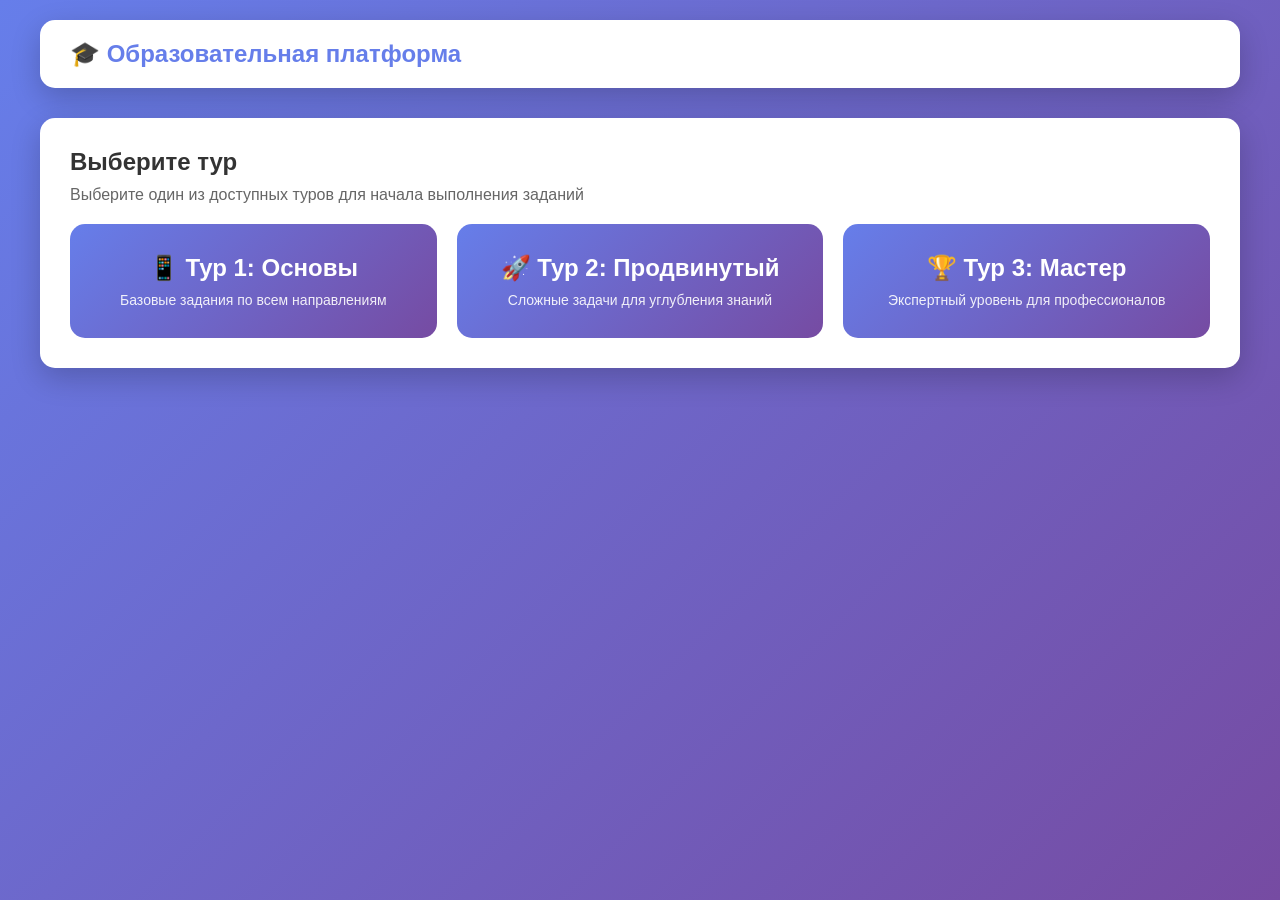
<file: index.html>
<!DOCTYPE html>
<html lang="ru">
    <head>
        <meta charset="UTF-8">
        <meta name="viewport" content="width=device-width, initial-scale=1.0">
        <title>Платформа заданий</title>
        <link rel="stylesheet" href="style.css">
        <script src="script.js" defer></script>
    </head>
    <body>
        <div class="container">
            <div id="page-tours" class="page">
                <div class="header">
                    <h1>🎓 Образовательная платформа</h1>
                </div>

                <div class="card">
                    <h2 style="margin-bottom: 10px; color: #333;">Выберите
                        тур</h2>
                    <p style="color: #666; margin-bottom: 20px;">Выберите один
                        из доступных туров для начала выполнения заданий</p>

                    <div class="tours-grid">
                        <div class="tour-card" onclick="selectTour('tour1')">
                            <h3>📱 Тур 1: Основы</h3>
                            <p>Базовые задания по всем направлениям</p>
                        </div>
                        <div class="tour-card" onclick="selectTour('tour2')">
                            <h3>🚀 Тур 2: Продвинутый</h3>
                            <p>Сложные задачи для углубления знаний</p>
                        </div>
                        <div class="tour-card" onclick="selectTour('tour3')">
                            <h3>🏆 Тур 3: Мастер</h3>
                            <p>Экспертный уровень для профессионалов</p>
                        </div>
                    </div>
                </div>
            </div>

            <div id="page-tasks" class="page" style="display: none;">
                <div class="header">
                    <h1>📋 Выбор заданий</h1>
                    <button class="back-btn" onclick="showPage('tours')">← Назад
                        к турам</button>
                </div>

                <div class="card">
                    <h2 style="margin-bottom: 20px; color: #333;"><span
                            id="current-tour">1</span></h2>

                    <table class="tasks-table">
                        <thead>
                            <tr>
                                <th>Тема</th>
                                <th>Задание</th>
                                <th>Баллы</th>
                                <th>Тип</th>
                            </tr>
                        </thead>
                        <tbody id="tasks-tbody">
                        </tbody>
                    </table>
                </div>
            </div>

            <div id="page-task" class="page" style="display: none;">
                <div class="header">
                    <h1>📝 Задание</h1>
                    <button class="back-btn" onclick="showPage('tasks')">← Назад
                        к таблице</button>
                </div>

                <div class="card" id="task-content">
                </div>
            </div>
        </div>
    </body>
</html>
</file>
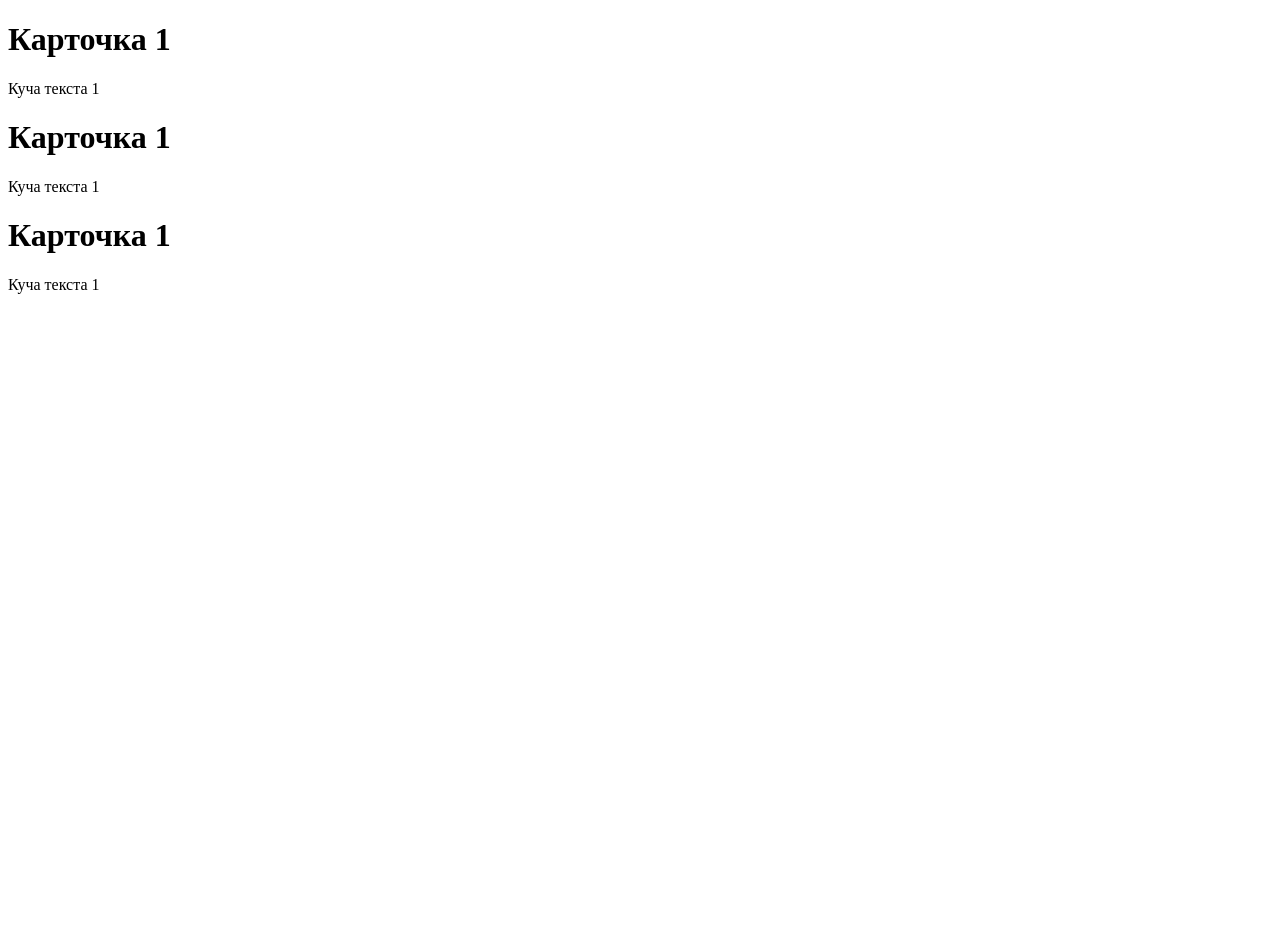
<file: files/web-task-2.html>
<!DOCTYPE html>
<html lang="en">
    <head>
        <title>Сайтик</title>
        <style>
            body {
                min-height: 100vh;
            }

            flex-container {
                display: flex;
                justify-content: space-between
                align-items: center;
            }

            container {
                width: 90vw;
                magin: auto;
            }

            card {
                pading: 20vh 6vw;
                color: aqua
                border-radius: 50px
                flex-direction: column;
            }
        </style>
    </head>

    <body class="flex-container">
        <div class="container flex-container">
            <div class="card flex-container">
                <h1>Карточка 1</h1>
                <p>Куча текста 1</p>
            </div>

            <div class="card flex-container">
                <h1>Карточка 1</h1>
                <p>Куча текста 1</p>
            </div>

            <div class="card flex-container">
                <h1>Карточка 1</h1>
                <p>Куча текста 1</p>
            </div>
        </div>
    </body>
</html>
</file>
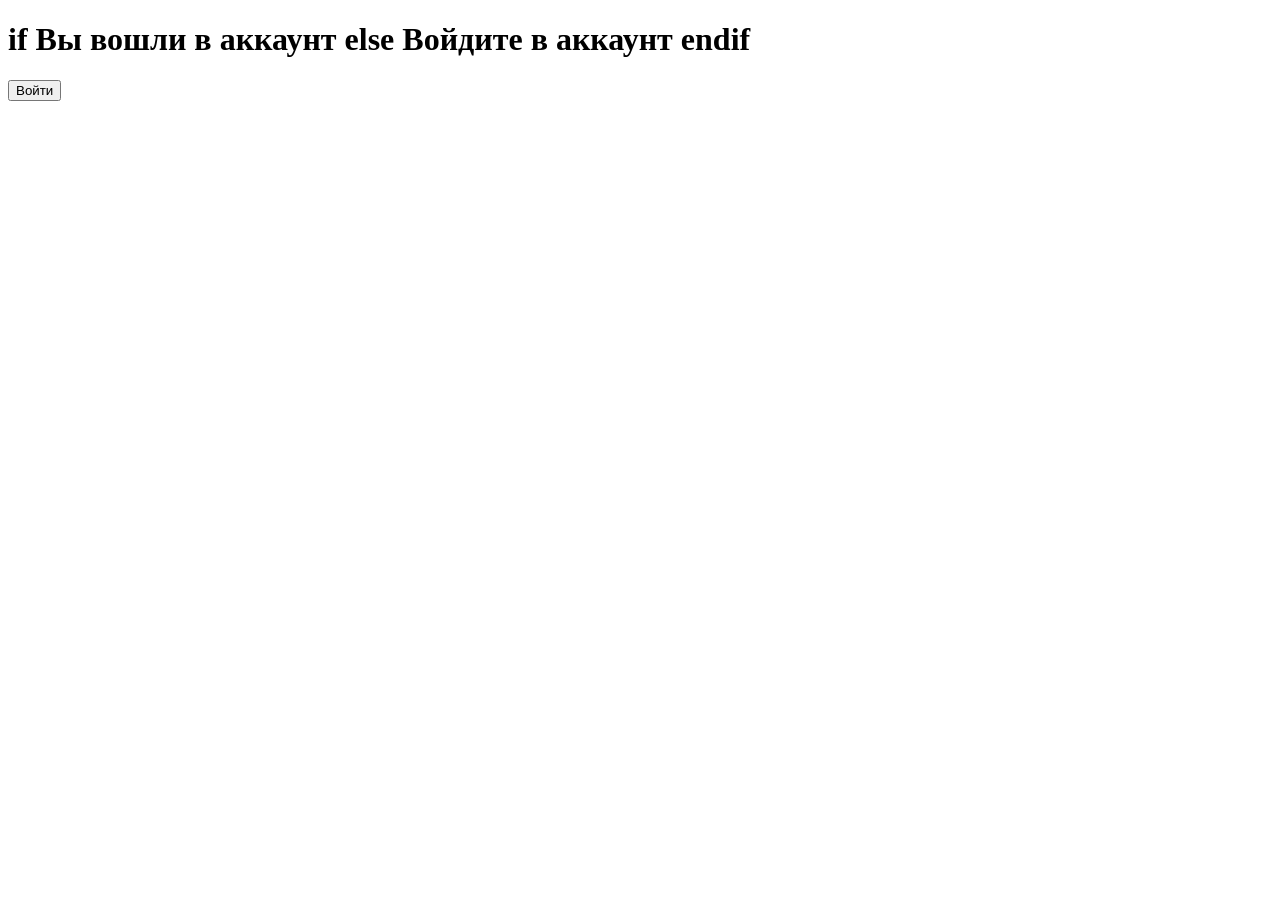
<file: files/web-task-3.html>
<!DOCTYPE html>
<html lang="ru">

<head>
    <title>Сайтик</title>
</head>

<body>
    <div>
        <h1>
            if
                Вы вошли в аккаунт
            else
                Войдите в аккаунт
            endif
        </h1>
        <form action="/" method="post">
            <input type="submit" value="Войти">
        </form>
    </div>
</body>

</html>
</file>
<file: style.css>
* {
    margin: 0;
    padding: 0;
    box-sizing: border-box;
}

body {
    font-family: -apple-system, BlinkMacSystemFont, 'Segoe UI', Roboto, Oxygen, Ubuntu, Cantarell, sans-serif;
    background: linear-gradient(135deg, #667eea 0%, #764ba2 100%);
    min-height: 100vh;
    padding: 20px;
}

.container {
    max-width: 1200px;
    margin: 0 auto;
}

.header {
    background: white;
    padding: 20px 30px;
    border-radius: 15px;
    margin-bottom: 30px;
    box-shadow: 0 10px 30px rgba(0, 0, 0, 0.2);
    display: flex;
    justify-content: space-between;
    align-items: center;
}

.header h1 {
    color: #667eea;
    font-size: 24px;
}

.back-btn {
    background: #667eea;
    color: white;
    border: none;
    padding: 10px 20px;
    border-radius: 8px;
    cursor: pointer;
    font-size: 14px;
    transition: all 0.3s;
}

.back-btn:hover {
    background: #5568d3;
    transform: translateY(-2px);
}

.card {
    background: white;
    border-radius: 15px;
    padding: 30px;
    margin-bottom: 20px;
    box-shadow: 0 10px 30px rgba(0, 0, 0, 0.2);
}

.tours-grid {
    display: grid;
    grid-template-columns: repeat(auto-fit, minmax(300px, 1fr));
    gap: 20px;
    margin-top: 20px;
}

.tour-card {
    background: linear-gradient(135deg, #667eea 0%, #764ba2 100%);
    color: white;
    padding: 30px;
    border-radius: 15px;
    cursor: pointer;
    transition: all 0.3s;
    text-align: center;
}

.tour-card:hover {
    transform: translateY(-5px);
    box-shadow: 0 15px 40px rgba(0, 0, 0, 0.3);
}

.tour-card h3 {
    font-size: 24px;
    margin-bottom: 10px;
}

.tour-card p {
    opacity: 0.9;
    font-size: 14px;
}

/* Table Styles */
.tasks-table {
    width: 100%;
    border-collapse: collapse;
    margin-top: 20px;
}

.tasks-table th {
    background: #667eea;
    color: white;
    padding: 15px;
    text-align: left;
    font-weight: 600;
}

.tasks-table td {
    padding: 15px;
    border-bottom: 1px solid #e0e0e0;
    cursor: pointer;
    transition: all 0.3s;
}

.tasks-table tr:hover td {
    background: #f5f5f5;
}

.points-badge {
    display: inline-block;
    padding: 5px 15px;
    border-radius: 20px;
    font-size: 12px;
    font-weight: bold;
    color: white;
}

.points-100 {
    background: #4CAF50;
}

.points-200 {
    background: #FF9800;
}

.points-300 {
    background: #f44336;
}

.task-type {
    font-size: 12px;
    color: #666;
    margin-top: 5px;
}

.task-header {
    display: flex;
    justify-content: space-between;
    align-items: center;
    margin-bottom: 20px;
    padding-bottom: 20px;
    border-bottom: 2px solid #f0f0f0;
}

.task-part {
    color: #667eea;
    font-size: 20px;
    font-weight: bold;
}

.task-question {
    font-size: 18px;
    margin-bottom: 20px;
    color: #333;
    font-weight: 500;
}

.options-list {
    display: flex;
    flex-direction: column;
    gap: 15px;
}

.option-item {
    display: flex;
    align-items: center;
    padding: 15px 20px;
    background: #f8f9fa;
    border: 2px solid #e0e0e0;
    border-radius: 10px;
    cursor: pointer;
    transition: all 0.3s;
}

.option-item:hover {
    background: #e3f2fd;
    border-color: #667eea;
}

.option-item.selected {
    background: #e3f2fd;
    border-color: #667eea;
}

.option-checkbox {
    width: 20px;
    height: 20px;
    border: 2px solid #667eea;
    border-radius: 5px;
    margin-right: 15px;
    display: flex;
    align-items: center;
    justify-content: center;
    transition: all 0.3s;
}

.option-item.selected .option-checkbox {
    background: #667eea;
}

.option-item.selected .option-checkbox::after {
    content: '✓';
    color: white;
    font-size: 14px;
}

.matching-container {
    display: grid;
    grid-template-columns: 1fr 1fr;
    gap: 30px;
    margin: 20px 0;
}

.matching-column {
    display: flex;
    flex-direction: column;
    gap: 10px;
}

.matching-item {
    padding: 15px;
    background: #f8f9fa;
    border: 2px solid #e0e0e0;
    border-radius: 8px;
    cursor: pointer;
    transition: all 0.3s;
    text-align: center;
}

.matching-item:hover {
    border-color: #667eea;
    background: #e3f2fd;
}

.matching-item.selected {
    background: #667eea;
    color: white;
    border-color: #667eea;
}

.matching-item.matched {
    background: #4CAF50;
    color: white;
    border-color: #4CAF50;
    pointer-events: none;
}

.code-editor {
    background: #2d2d2d;
    color: #f8f8f2;
    padding: 20px;
    border-radius: 10px;
    font-family: 'Courier New', monospace;
    font-size: 14px;
    line-height: 1.6;
    margin: 20px 0;
    overflow-x: auto;
}

.code-input {
    width: 100%;
    min-height: 300px;
    padding: 20px;
    border: 2px solid #e0e0e0;
    border-radius: 10px;
    font-family: 'Courier New', monospace;
    font-size: 14px;
    resize: vertical;
    margin-top: 10px;
}

.submit-btn {
    background: #667eea;
    color: white;
    border: none;
    padding: 15px 40px;
    border-radius: 10px;
    font-size: 16px;
    cursor: pointer;
    margin-top: 20px;
    transition: all 0.3s;
}

.submit-btn:hover {
    background: #5568d3;
    transform: translateY(-2px);
    box-shadow: 0 5px 20px rgba(102, 126, 234, 0.4);
}

.result-message {
    margin-top: 20px;
    padding: 15px;
    border-radius: 8px;
    display: none;
}

.result-message.success {
    background: #d4edda;
    color: #155724;
    border: 1px solid #c3e6cb;
    display: block;
}

.result-message.error {
    background: #f8d7da;
    color: #721c24;
    border: 1px solid #f5c6cb;
    display: block;
}

.topic-header {
    background: #f8f9fa;
    padding: 10px 15px;
    font-weight: bold;
    color: #667eea;
}

.task-files {
    background: #f8f9fa;
    padding: 20px;
    border-radius: 10px;
    margin-bottom: 20px;
    border-left: 4px solid #667eea;
}

.files-list {
    display: flex;
    flex-direction: column;
    gap: 10px;
}

.file-download-item {
    display: flex;
    align-items: center;
    padding: 12px 15px;
    background: white;
    border: 2px solid #e0e0e0;
    border-radius: 8px;
    cursor: pointer;
    transition: all 0.3s;
    gap: 12px;
}

.file-download-item:hover {
    border-color: #667eea;
    background: #e3f2fd;
}

.file-download-item .file-icon {
    font-size: 24px;
}

.file-download-item .file-name {
    flex-grow: 1;
    font-weight: 500;
    color: #333;
}

.download-small-btn {
    background: #667eea;
    color: white;
    border: none;
    padding: 8px 16px;
    border-radius: 6px;
    cursor: pointer;
    font-size: 13px;
    transition: all 0.3s;
}

.download-small-btn:hover {
    background: #5568d3;
    transform: translateY(-1px);
}

.download-notification {
    position: fixed;
    bottom: 30px;
    right: 30px;
    background: #667eea;
    color: white;
    padding: 15px 25px;
    border-radius: 10px;
    box-shadow: 0 10px 30px rgba(0, 0, 0, 0.3);
    z-index: 10000;
    opacity: 0;
    transform: translateY(20px);
    transition: all 0.3s;
}

.download-notification.show {
    opacity: 1;
    transform: translateY(0);
}
</file>
